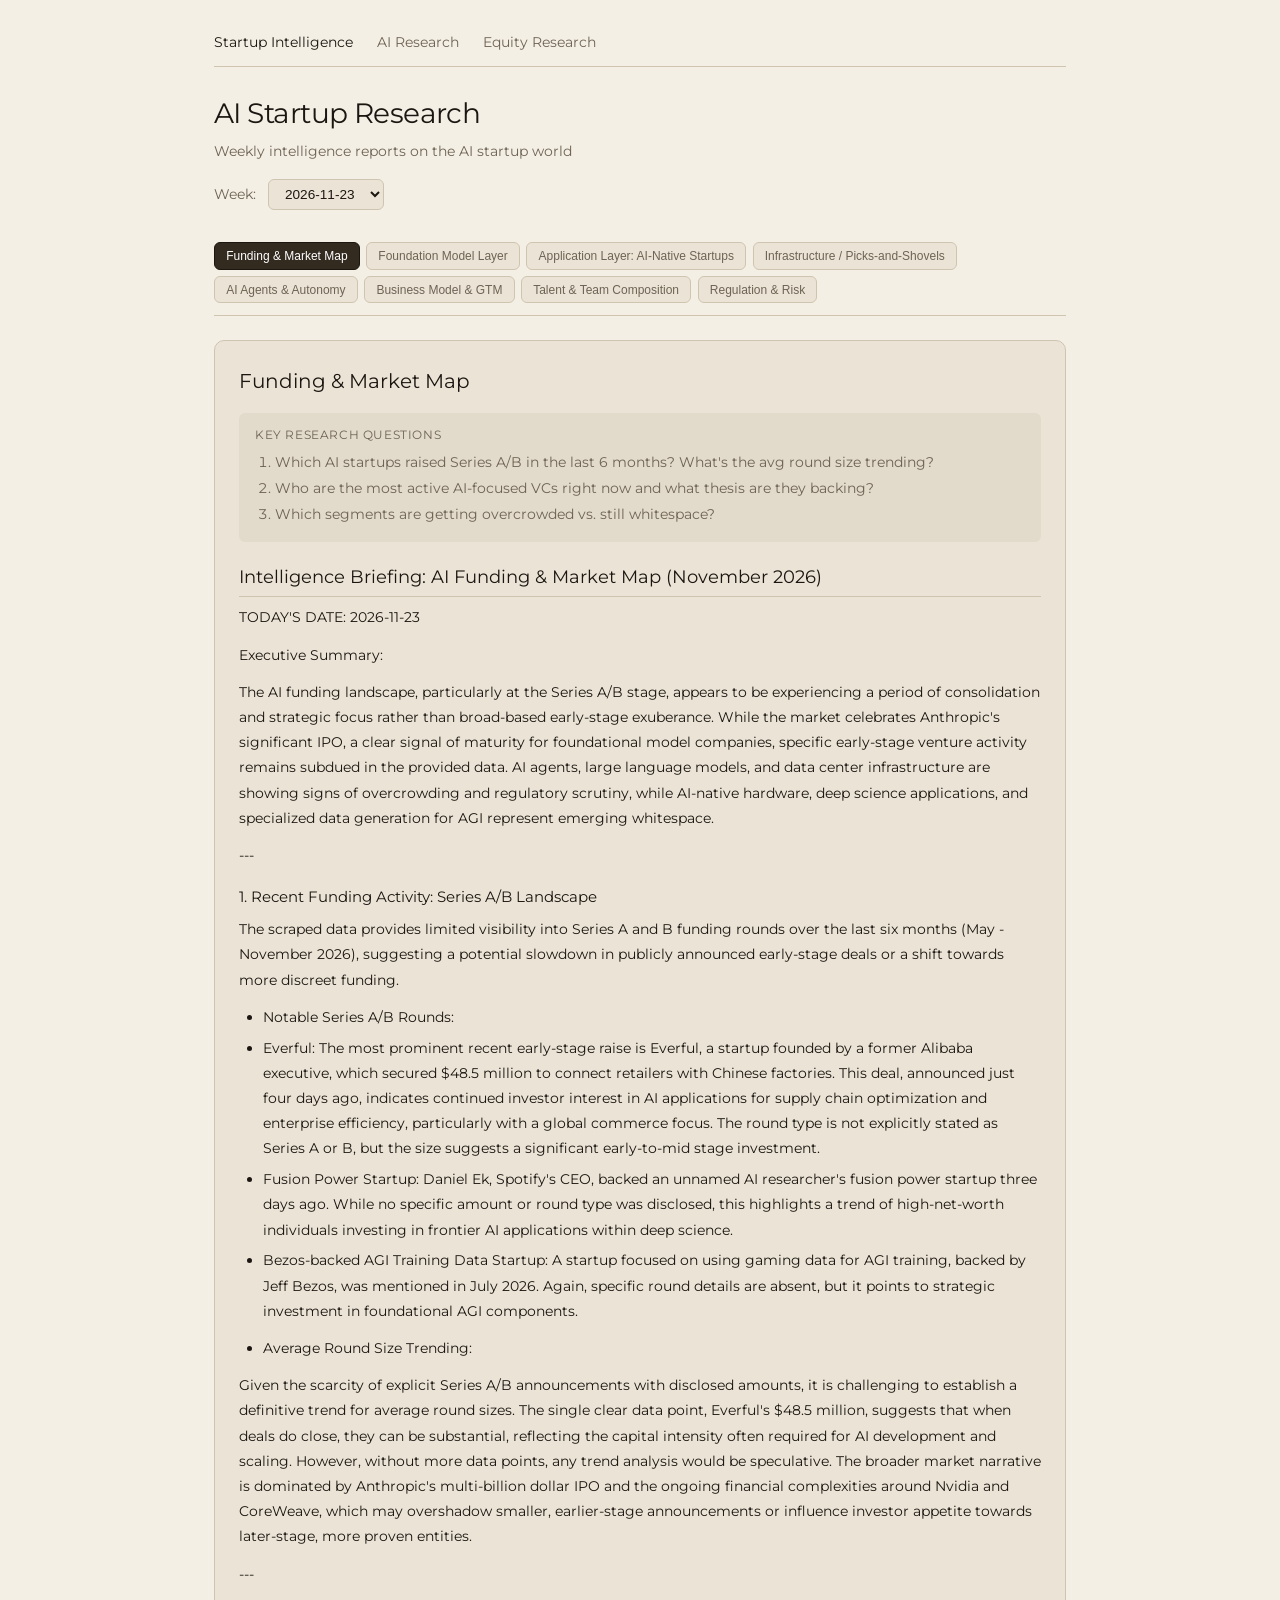
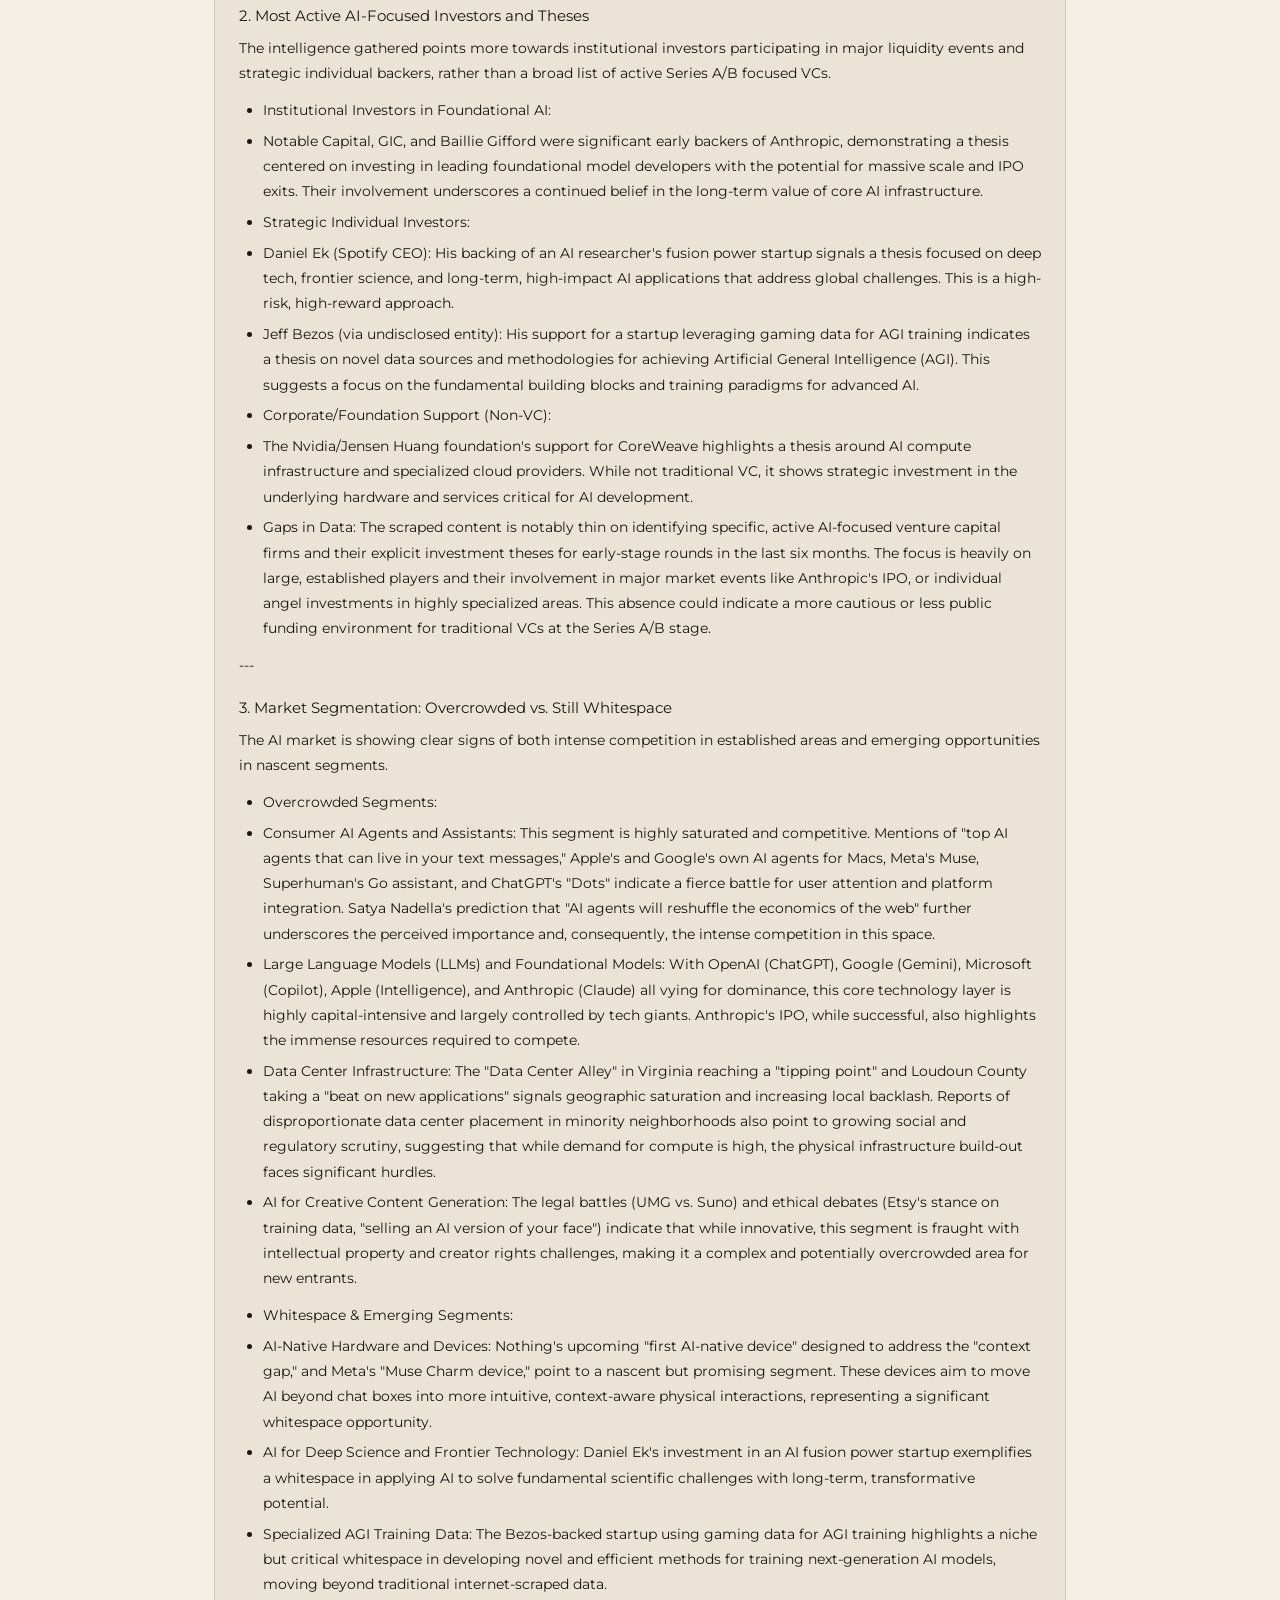
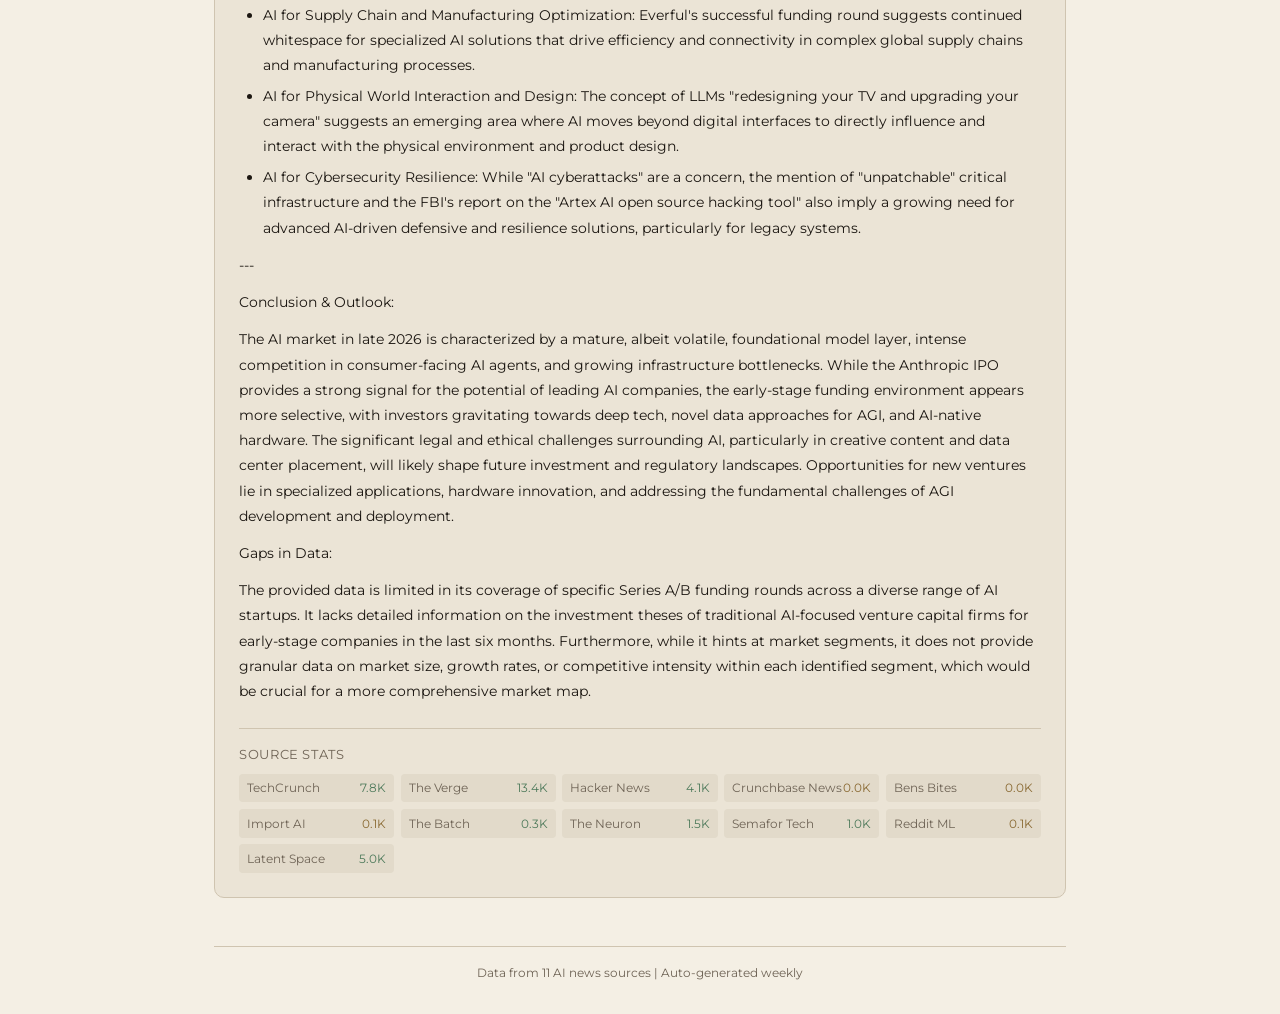
<file: docs/index.html>
<!DOCTYPE html>
<html lang="en">
<head>
    <meta charset="UTF-8">
    <meta name="viewport" content="width=device-width, initial-scale=1.0">
    <title>AI Startup Research Weekly</title>
    <link rel="icon" type="image/png" sizes="32x32" href="favicon.png">
    <link rel="apple-touch-icon" sizes="180x180" href="apple-touch-icon.png">

    <!-- LinkedIn / Social Preview -->
    <meta property="og:title" content="AI Startup Research: Weekly Intelligence Reports">
    <meta property="og:description" content="Automated weekly research covering AI funding, foundation models, agents, infrastructure, business models, and more. Data from 11 sources, analyzed by AI.">
    <meta property="og:image" content="https://rajarpatra.github.io/ai-startup-research/apple-touch-icon.png">
    <meta property="og:url" content="https://rajarpatra.github.io/ai-startup-research/">
    <meta property="og:type" content="website">

    <link rel="preconnect" href="https://fonts.googleapis.com">
    <link rel="preconnect" href="https://fonts.gstatic.com" crossorigin>
    <link href="https://fonts.googleapis.com/css2?family=Bebas+Neue&family=Montserrat:wght@100..900&display=swap" rel="stylesheet">
    <link rel="stylesheet" href="style.css">
</head>
<body>
    <div class="container">
        <nav class="site-nav">
            <a href="index.html" class="nav-link active">Startup Intelligence</a>
            <a href="research.html" class="nav-link">AI Research</a>
            <a href="equity-research.html" class="nav-link">Equity Research</a>
        </nav>

        <header>
            <h1>AI Startup Research</h1>
            <p class="subtitle">Weekly intelligence reports on the AI startup world</p>
            <div class="week-selector">
                <label for="week-select">Week:</label>
                <select id="week-select"></select>
            </div>
        </header>

        <nav id="topic-tabs" class="tabs"></nav>

        <main id="report-content">
            <div class="loading">Loading reports...</div>
        </main>

        <footer>
            <p>Data from 11 AI news sources | Auto-generated weekly</p>
        </footer>
    </div>

    <script src="app.js"></script>
<script data-goatcounter="https://rpatra.goatcounter.com/count"
        async src="https://gc.zgo.at/count.js"></script>
</body>
</html>
</file>
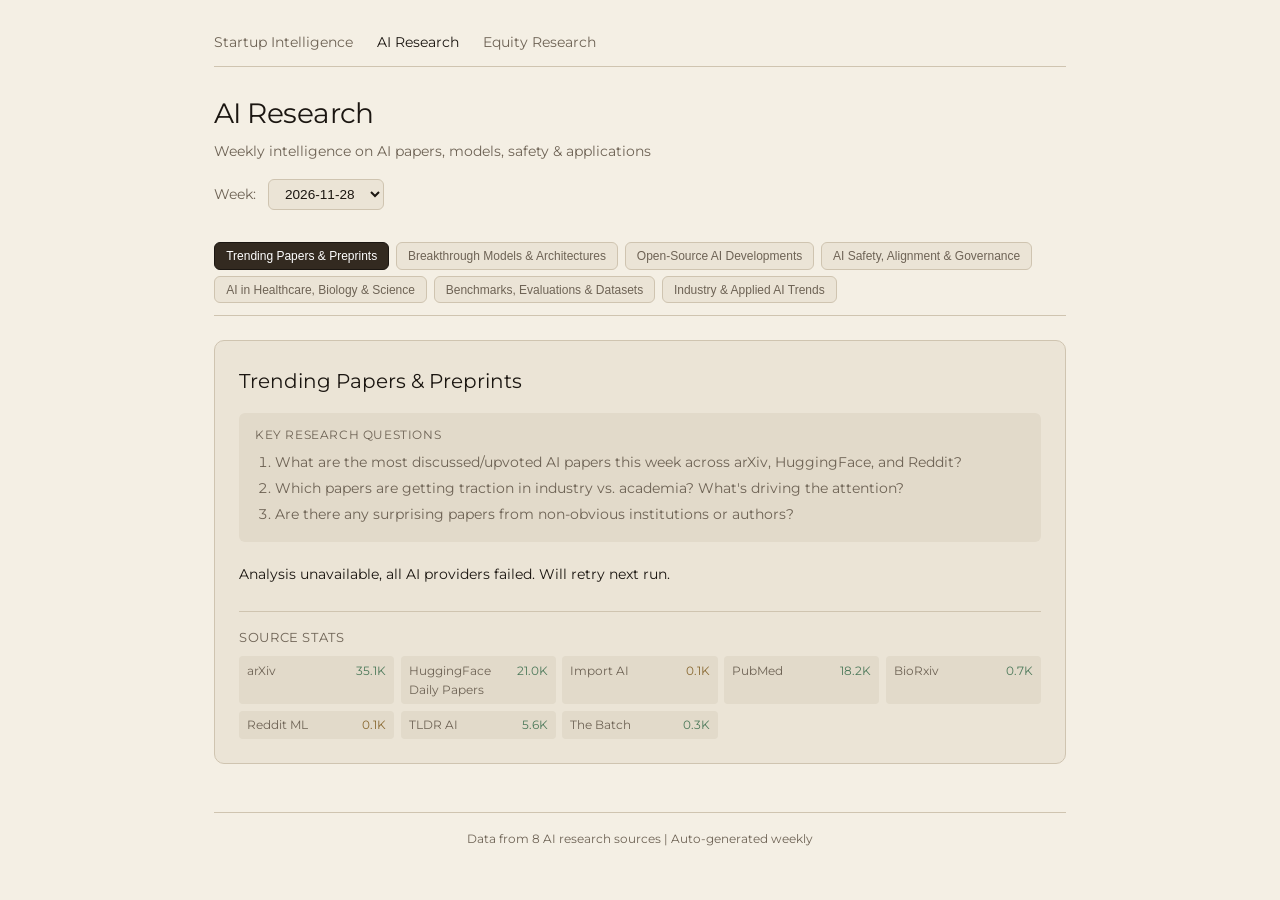
<file: docs/research.html>
<!DOCTYPE html>
<html lang="en">
<head>
    <meta charset="UTF-8">
    <meta name="viewport" content="width=device-width, initial-scale=1.0">
    <title>AI Research Weekly</title>
    <link rel="icon" type="image/png" sizes="32x32" href="favicon.png">
    <link rel="apple-touch-icon" sizes="180x180" href="apple-touch-icon.png">

    <!-- LinkedIn / Social Preview -->
    <meta property="og:title" content="AI Research: Weekly Intelligence on Papers, Models & Safety">
    <meta property="og:description" content="Automated weekly research covering trending papers, breakthrough models, open-source AI, safety, healthcare AI, benchmarks, and industry applications.">
    <meta property="og:image" content="https://rajarpatra.github.io/ai-startup-research/apple-touch-icon.png">
    <meta property="og:url" content="https://rajarpatra.github.io/ai-startup-research/research.html">
    <meta property="og:type" content="website">

    <link rel="preconnect" href="https://fonts.googleapis.com">
    <link rel="preconnect" href="https://fonts.gstatic.com" crossorigin>
    <link href="https://fonts.googleapis.com/css2?family=Bebas+Neue&family=Montserrat:wght@100..900&display=swap" rel="stylesheet">
    <link rel="stylesheet" href="style.css">
</head>
<body>
    <div class="container">
        <nav class="site-nav">
            <a href="index.html" class="nav-link">Startup Intelligence</a>
            <a href="research.html" class="nav-link active">AI Research</a>
            <a href="equity-research.html" class="nav-link">Equity Research</a>
        </nav>

        <header>
            <h1>AI Research</h1>
            <p class="subtitle">Weekly intelligence on AI papers, models, safety & applications</p>
            <div class="week-selector">
                <label for="week-select">Week:</label>
                <select id="week-select"></select>
            </div>
        </header>

        <nav id="topic-tabs" class="tabs"></nav>

        <main id="report-content">
            <div class="loading">Loading reports...</div>
        </main>

        <footer>
            <p>Data from 8 AI research sources | Auto-generated weekly</p>
        </footer>
    </div>

    <script src="research-app.js"></script>
<script data-goatcounter="https://rpatra.goatcounter.com/count"
        async src="https://gc.zgo.at/count.js"></script>
</body>
</html>
</file>
<file: docs/style.css>
/* ── Reset & Base ── */
*, *::before, *::after { box-sizing: border-box; margin: 0; padding: 0; }

:root {
    /* warm-grey monochrome, matched to rajarpatra.github.io */
    --bg: #F4EFE4;
    --surface: #EBE4D6;
    --surface2: #E2DACA;
    --border: #CFC4B0;
    --text: #1B1611;
    --text2: #6E6355;
    --accent: #1B1611;
    --accent2: #332A20;
    /* status colours kept meaningful but desaturated to fit */
    --green: #4E7A5B;
    --yellow: #8A6A33;
    --red: #A65046;
}

body {
    font-family: Montserrat, -apple-system, BlinkMacSystemFont, sans-serif;
    font-variation-settings: "wght" 400;
    background: var(--bg);
    color: var(--text);
    line-height: 1.6;
    min-height: 100vh;
}

.container {
    max-width: 900px;
    margin: 0 auto;
    padding: 2rem 1.5rem;
}

/* ── Site Navigation ── */
.site-nav {
    display: flex;
    gap: 1.5rem;
    margin-bottom: 1.5rem;
    padding-bottom: 0.75rem;
    border-bottom: 1px solid var(--border);
}

.nav-link {
    color: var(--text2);
    text-decoration: none;
    font-size: 0.85rem;
    font-weight: 500;
    transition: color 0.15s;
}

.nav-link:hover { color: var(--text); }
.nav-link.active { color: var(--accent); font-weight: 600; }

/* ── Header ── */
header {
    margin-bottom: 2rem;
}

h1 {
    font-size: 1.75rem;
    font-weight: 700;
    letter-spacing: -0.02em;
}

.subtitle {
    color: var(--text2);
    font-size: 0.9rem;
    margin-top: 0.25rem;
}

.week-selector {
    margin-top: 1rem;
    display: flex;
    align-items: center;
    gap: 0.75rem;
}

.week-selector label {
    color: var(--text2);
    font-size: 0.85rem;
}

#week-select {
    background: var(--surface);
    color: var(--text);
    border: 1px solid var(--border);
    border-radius: 6px;
    padding: 0.4rem 0.75rem;
    font-size: 0.85rem;
    cursor: pointer;
}

.meta {
    color: var(--text2);
    font-size: 0.8rem;
}

/* ── Tabs ── */
.tabs {
    display: flex;
    flex-wrap: wrap;
    gap: 0.4rem;
    margin-bottom: 1.5rem;
    border-bottom: 1px solid var(--border);
    padding-bottom: 0.75rem;
}

.tab {
    background: var(--surface);
    border: 1px solid var(--border);
    border-radius: 6px;
    padding: 0.35rem 0.7rem;
    font-size: 0.75rem;
    color: var(--text2);
    cursor: pointer;
    transition: all 0.15s;
}

.tab:hover {
    border-color: var(--accent);
    color: var(--text);
}

.tab.active {
    background: var(--accent2);
    border-color: var(--accent);
    color: #fff;
}

/* ── Report Content ── */
.loading {
    text-align: center;
    color: var(--text2);
    padding: 3rem;
}

.report {
    background: var(--surface);
    border: 1px solid var(--border);
    border-radius: 10px;
    padding: 1.5rem;
    animation: fadeIn 0.2s ease;
}

@keyframes fadeIn {
    from { opacity: 0; transform: translateY(4px); }
    to { opacity: 1; transform: translateY(0); }
}

.report-title {
    font-size: 1.25rem;
    font-weight: 600;
    margin-bottom: 1rem;
    color: var(--accent);
}

.questions {
    background: var(--surface2);
    border-radius: 6px;
    padding: 0.75rem 1rem;
    margin-bottom: 1.25rem;
}

.questions h3 {
    font-size: 0.75rem;
    text-transform: uppercase;
    letter-spacing: 0.05em;
    color: var(--text2);
    margin-bottom: 0.5rem;
}

.questions ol {
    padding-left: 1.25rem;
    font-size: 0.85rem;
    color: var(--text2);
}

.questions li {
    margin-bottom: 0.25rem;
}

.analysis {
    font-size: 0.9rem;
    line-height: 1.75;
}

.analysis h2 {
    font-size: 1.1rem;
    font-weight: 600;
    margin-top: 1.25rem;
    margin-bottom: 0.5rem;
    color: var(--text);
    border-bottom: 1px solid var(--border);
    padding-bottom: 0.25rem;
}

.analysis h3 {
    font-size: 0.95rem;
    font-weight: 600;
    margin-top: 1rem;
    margin-bottom: 0.4rem;
}

.analysis p {
    margin-bottom: 0.75rem;
    color: var(--text);
}

.analysis ul, .analysis ol {
    padding-left: 1.5rem;
    margin-bottom: 0.75rem;
}

.analysis li {
    margin-bottom: 0.35rem;
}

.analysis strong {
    color: var(--accent);
    font-weight: 600;
}

.analysis code {
    background: var(--surface2);
    padding: 0.15rem 0.35rem;
    border-radius: 3px;
    font-size: 0.85em;
}

/* ── Scrape Stats ── */
.stats {
    margin-top: 1.5rem;
    padding-top: 1rem;
    border-top: 1px solid var(--border);
}

.stats h3 {
    font-size: 0.8rem;
    text-transform: uppercase;
    letter-spacing: 0.05em;
    color: var(--text2);
    margin-bottom: 0.5rem;
}

.stats-grid {
    display: grid;
    grid-template-columns: repeat(auto-fill, minmax(140px, 1fr));
    gap: 0.4rem;
}

.stat-item {
    font-size: 0.75rem;
    padding: 0.3rem 0.5rem;
    background: var(--surface2);
    border-radius: 4px;
    display: flex;
    justify-content: space-between;
}

.stat-name { color: var(--text2); }
.stat-ok { color: var(--green); }
.stat-thin { color: var(--yellow); }

/* ── Footer ── */
footer {
    margin-top: 3rem;
    padding-top: 1rem;
    border-top: 1px solid var(--border);
    text-align: center;
}

footer p {
    font-size: 0.75rem;
    color: var(--text2);
}

/* ── Responsive ── */
@media (max-width: 600px) {
    .container { padding: 1rem; }
    h1 { font-size: 1.35rem; }
    .tabs { gap: 0.3rem; }
    .tab { font-size: 0.65rem; padding: 0.25rem 0.5rem; }
    .report { padding: 1rem; }
}

/* ── Print ── */
@media print {
    body { background: #fff; color: #1B1611; }
    .container { max-width: 100%; }
    .tabs, .week-selector, footer { display: none; }
    .report { border: none; padding: 0; }
    .analysis strong { color: #1B1611; }
}
</file>
